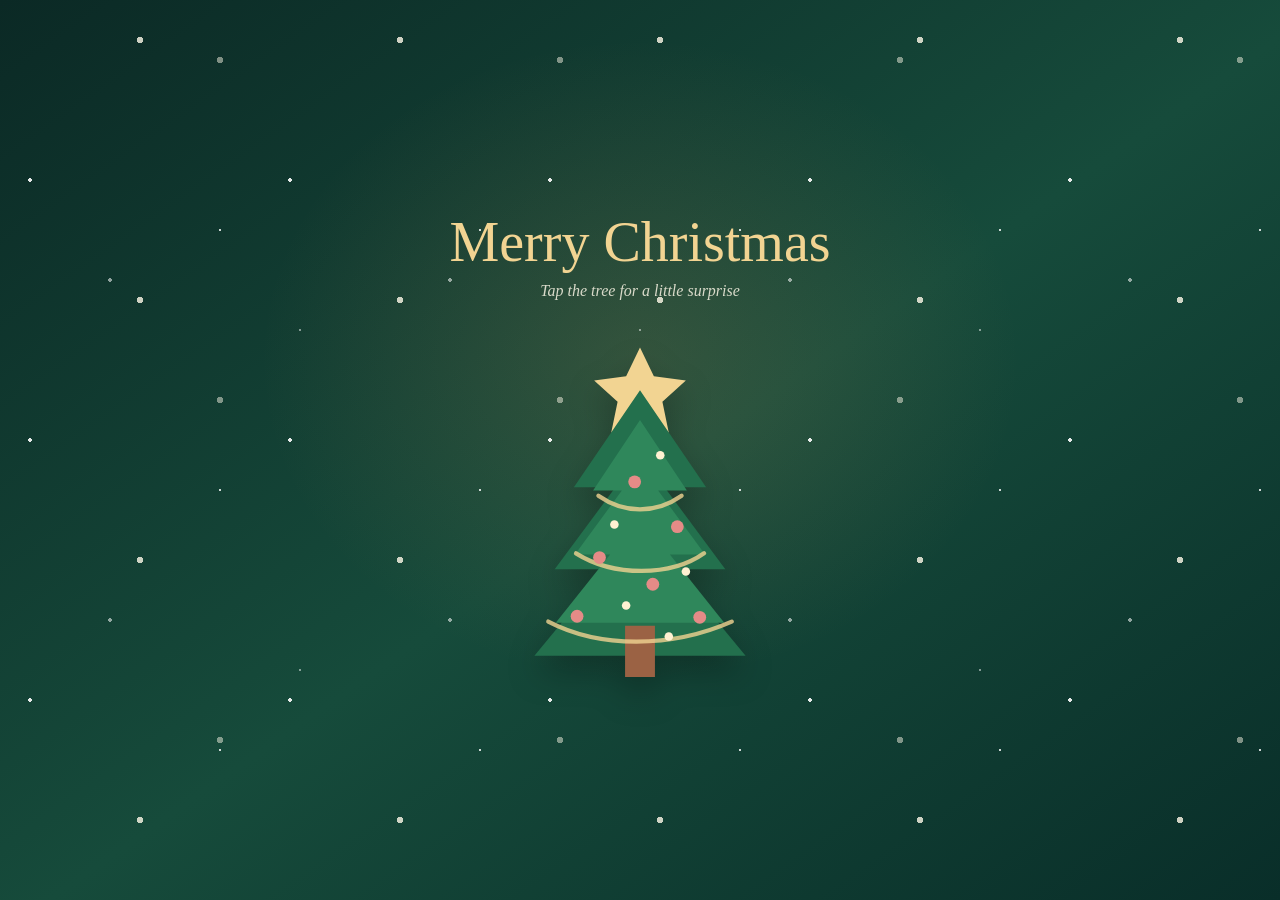
<file: index.html>
<!DOCTYPE html>
<html lang="en">
<head>
  <meta charset="UTF-8">
  <meta name="viewport" content="width=device-width, initial-scale=1.0">
  <title>Merry Christmas</title>
  <style>
    * {
      box-sizing: border-box;
    }

    body {
      display: grid;
      min-height: 100vh;
      min-height: 100svh;
      margin: 0;
      place-items: center;
      overflow: hidden;
      isolation: isolate;
      background:
        radial-gradient(ellipse at 50% 40%, rgba(196, 146, 83, 0.18), transparent 42%),
        linear-gradient(145deg, #0b2925, #164b3b 52%, #092e29);
      color: #fff9e9;
      font-family: Georgia, "Times New Roman", serif;
    }

    .snow {
      position: fixed;
      inset: 0;
      z-index: -1;
      overflow: hidden;
      pointer-events: none;
    }

    .snow::before,
    .snow::after {
      position: absolute;
      inset: -100% 0 0;
      background-image:
        radial-gradient(2px 2px at 30px 40px, rgba(255, 255, 255, 0.9) 98%, transparent),
        radial-gradient(3px 3px at 140px 160px, rgba(255, 249, 233, 0.8) 98%, transparent),
        radial-gradient(1.5px 1.5px at 220px 90px, rgba(255, 255, 255, 0.8) 98%, transparent);
      background-size: 260px 260px;
      content: "";
      animation: snowfall 16s linear infinite;
    }

    .snow::after {
      background-position: 80px 120px;
      background-size: 340px 340px;
      opacity: 0.6;
      animation-duration: 24s;
      animation-direction: reverse;
    }

    main {
      position: relative;
      text-align: center;
    }

    h1 {
      margin: 0 0 0.5rem;
      color: #f2d492;
      font-size: clamp(2rem, 7vw, 3.5rem);
      font-weight: 400;
    }

    p {
      margin: 0 0 1.5rem;
      color: rgba(255, 249, 233, 0.82);
      font-style: italic;
    }

    .tree-link {
      display: inline-block;
      width: min(72vw, 20rem);
      border-radius: 1rem;
      transition: transform 200ms ease, filter 200ms ease;
    }

    .tree-link:hover {
      transform: translateY(-5px) scale(1.03);
      filter: drop-shadow(0 0 1.5rem rgba(242, 212, 146, 0.35));
    }

    .tree-link:focus-visible {
      outline: 3px solid #f2d492;
      outline-offset: 8px;
    }

    .tree {
      display: block;
      width: 100%;
      height: auto;
      filter: drop-shadow(0 1rem 1rem rgba(0, 0, 0, 0.25));
    }

    .star {
      transform-box: fill-box;
      transform-origin: center;
      animation: twinkle 1.8s ease-in-out infinite alternate;
    }

    @keyframes twinkle {
      to {
        opacity: 0.65;
        transform: scale(0.85);
      }
    }

    @keyframes snowfall {
      to {
        transform: translateY(100%);
      }
    }

    @media (prefers-reduced-motion: reduce) {
      *,
      *::before,
      *::after {
        animation-duration: 0.01ms !important;
        animation-iteration-count: 1 !important;
        scroll-behavior: auto !important;
        transition-duration: 0.01ms !important;
      }
    }
  </style>
</head>
<body>
  <div class="snow" aria-hidden="true"></div>
  <main>
    <h1>Merry Christmas</h1>
    <p>Tap the tree for a little surprise</p>
    <a class="tree-link" href="ChristmasPage/Home.html" aria-label="Open the Christmas page">
      <svg class="tree" viewBox="0 0 300 340" role="img" aria-labelledby="tree-title">
        <title id="tree-title">A decorated Christmas tree</title>
        <path d="m150 22 13 27 30 4-22 20 6 29-27-15-27 15 6-29-22-20 30-4Z" fill="#f2d492" class="star"/>
        <path d="m150 62-62 91h39l-57 77h48l-67 81h198l-67-81h48l-57-77h39Z" fill="#23704d"/>
        <path d="m150 90-44 66h27l-44 60h33l-51 64h158l-51-64h33l-44-60h27Z" fill="#2f875b"/>
        <path d="M136 283h28v48h-28z" fill="#9b6244"/>
        <path d="M111 161c24 17 54 17 78 0m-99 54c35 22 89 22 120 0m-146 64c48 25 115 25 172 0" fill="none" stroke="#f2d492" stroke-linecap="round" stroke-width="4" opacity=".8"/>
        <g fill="#e58b87">
          <circle cx="145" cy="148" r="6"/><circle cx="185" cy="190" r="6"/><circle cx="112" cy="219" r="6"/>
          <circle cx="162" cy="244" r="6"/><circle cx="91" cy="274" r="6"/><circle cx="206" cy="275" r="6"/>
        </g>
        <g fill="#fff1d2">
          <circle cx="169" cy="123" r="4"/><circle cx="126" cy="188" r="4"/><circle cx="193" cy="232" r="4"/>
          <circle cx="137" cy="264" r="4"/><circle cx="177" cy="293" r="4"/>
        </g>
      </svg>
    </a>
  </main>
</body>
</html>
</file>
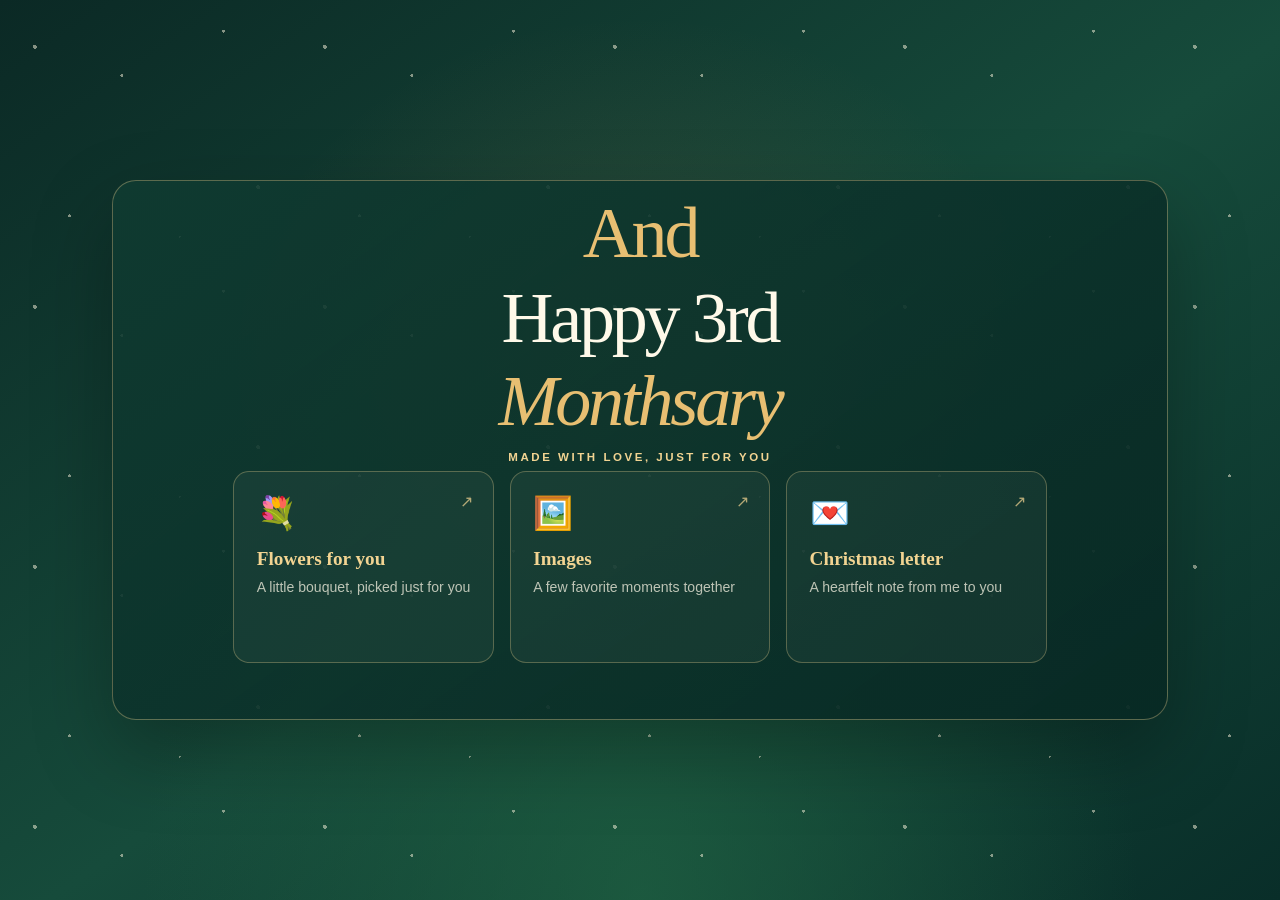
<file: ChristmasPage/Continue.html>
<!DOCTYPE html>
<html lang="en">
<head>
  <meta charset="UTF-8">
  <meta name="viewport" content="width=device-width, initial-scale=1.0">
  <meta name="theme-color" content="#103b31">
  <title>A Christmas Surprise</title>
  <link rel="stylesheet" href="../ChristmasCss/Continue.css">
</head>
<body>
  <main class="page">
    <div class="snow" aria-hidden="true"></div>
    <section class="choices" aria-labelledby="greeting-title" style="display: flex; flex-direction: column; align-items: center; gap: 0.5rem; margin: 0 auto; padding-top: 1rem;">
      <h2 id="greeting-title" style="margin: 0; line-height: 1;"> <span>And</span></h2>
      <h1 id="greeting-title-2" style="margin: 0; line-height: 1.15; text-align: center;">Happy 3rd <span>Monthsary</span></h1>
      <p class="dedication" style="margin: 0; text-align: center;">Made with love, just for you</p>
      <nav class="choice-list" aria-label="Christmas surprises">
        <a class="choice-card" href="Flowers4u.html">
          <span class="choice-icon" aria-hidden="true">💐</span>
          <span class="choice-title">Flowers for you</span>
          <span class="choice-description">A little bouquet, picked just for you</span>
          <span class="choice-arrow" aria-hidden="true">↗</span>
        </a>
        <a class="choice-card" href="Images.html">
          <span class="choice-icon" aria-hidden="true">🖼️</span>
          <span class="choice-title">Images</span>
          <span class="choice-description">A few favorite moments together</span>
          <span class="choice-arrow" aria-hidden="true">↗</span>
        </a>
        <a class="choice-card" href="ChristmasLetter.html">
          <span class="choice-icon" aria-hidden="true">💌</span>
          <span class="choice-title">Christmas letter</span>
          <span class="choice-description">A heartfelt note from me to you</span>
          <span class="choice-arrow" aria-hidden="true">↗</span>
        </a>
      </nav>
    </section>
  </main>
</body>
</html>
</file>
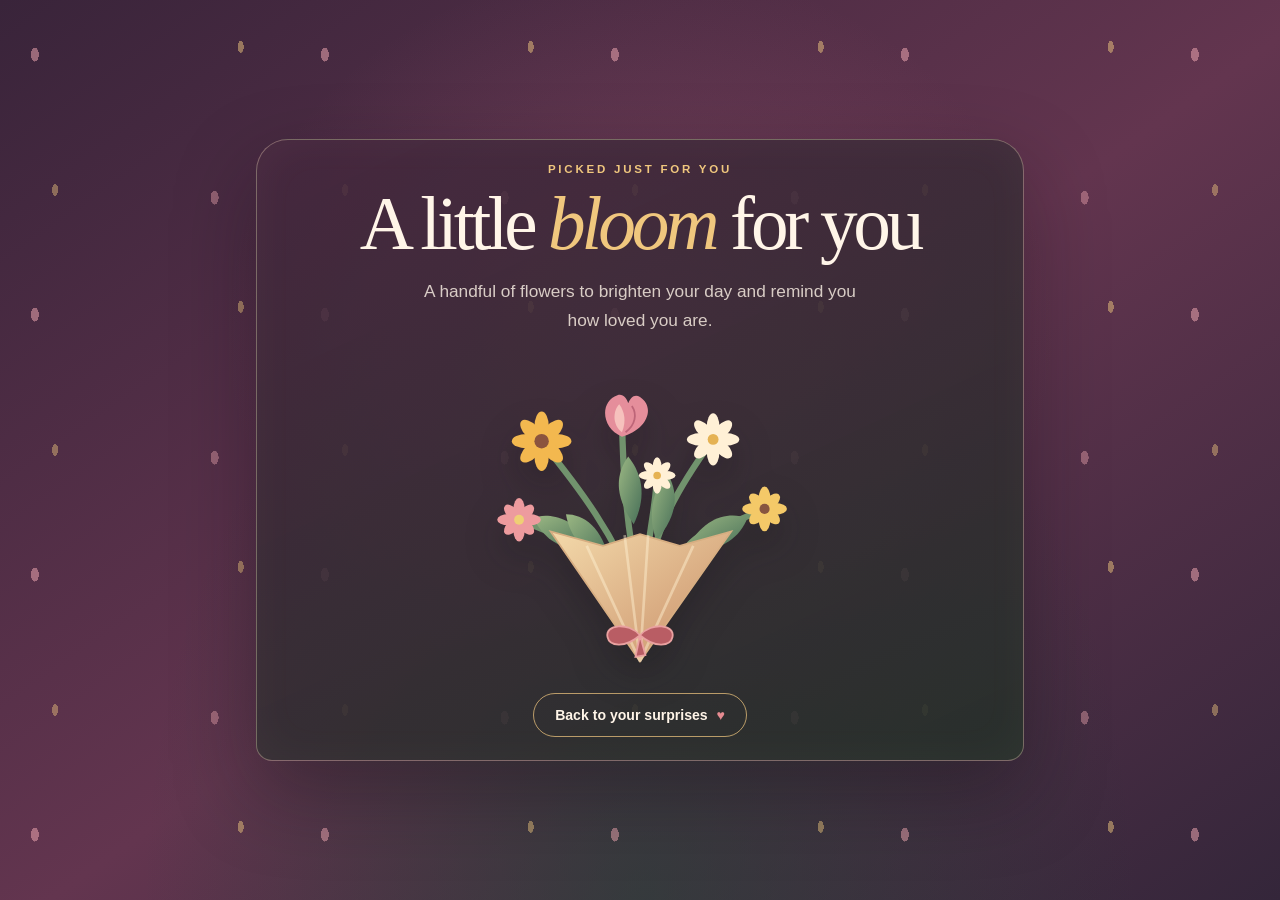
<file: ChristmasPage/Flowers4u.html>
<!DOCTYPE html>
<html lang="en">
<head>
  <meta charset="UTF-8">
  <meta name="viewport" content="width=device-width, initial-scale=1.0">
  <meta name="theme-color" content="#4a263d">
  <title>A Little Bloom for You</title>
  <link rel="stylesheet" href="../ChristmasCss/Flowers4u.css">
</head>
<body>
  <main class="page">
    <div class="petals" aria-hidden="true"></div>
    <section class="flower-card" aria-labelledby="flower-title">
      <p class="dedication">Picked just for you</p>
      <h1 id="flower-title">A little <span>bloom</span> for you</h1>
      <p class="message">A handful of flowers to brighten your day and remind you how loved you are.</p>

      <svg class="bouquet" viewBox="0 0 420 390" role="img" aria-labelledby="bouquet-title">
        <title id="bouquet-title">A hand-drawn bouquet of colorful flowers wrapped with a ribbon</title>
        <defs>
          <linearGradient id="paper" x1="0" y1="0" x2="1" y2="1">
            <stop offset="0" stop-color="#f3d9aa"/>
            <stop offset="1" stop-color="#c88e68"/>
          </linearGradient>
          <linearGradient id="leaf" x1="0" y1="0" x2="1" y2="1">
            <stop offset="0" stop-color="#9bb783"/>
            <stop offset="1" stop-color="#476f58"/>
          </linearGradient>
        </defs>

        <g class="stems" fill="none" stroke="#71936d" stroke-linecap="round" stroke-width="7">
          <path d="M207 282C183 217 143 163 101 112"/>
          <path d="M211 284C195 208 191 151 190 82"/>
          <path d="M216 282C222 210 257 156 291 109"/>
          <path d="M211 283C168 229 125 219 76 198"/>
          <path d="M219 283C252 222 299 208 348 186"/>
          <path d="M214 285C216 225 226 198 229 150"/>
        </g>

        <g class="leaves" fill="url(#leaf)">
          <path d="M161 226c-32-37-58-34-69-30 13 27 38 41 69 30Z"/>
          <path d="M176 245c-7-39-29-53-48-53 4 25 21 45 48 53Z"/>
          <path d="M261 231c20-37 47-42 68-35-9 24-34 40-68 35Z"/>
          <path d="M246 251c14-37 38-47 57-43-8 25-27 41-57 43Z"/>
          <path d="M203 203c-23-33-19-57-6-75 18 23 19 48 6 75Z"/>
          <path d="M228 221c26-30 24-55 12-75-18 22-21 49-12 75Z"/>
        </g>

        <g class="blooms">
          <g transform="translate(101 111)">
            <g fill="#f3b84f">
              <ellipse cy="-16" rx="8" ry="17"/><ellipse cy="16" rx="8" ry="17"/>
              <ellipse cx="-16" rx="17" ry="8"/><ellipse cx="16" rx="17" ry="8"/>
              <ellipse cx="-11" cy="-11" rx="8" ry="16" transform="rotate(-45 -11 -11)"/>
              <ellipse cx="11" cy="-11" rx="8" ry="16" transform="rotate(45 11 -11)"/>
              <ellipse cx="-11" cy="11" rx="8" ry="16" transform="rotate(45 -11 11)"/>
              <ellipse cx="11" cy="11" rx="8" ry="16" transform="rotate(-45 11 11)"/>
            </g>
            <circle r="8" fill="#8b543e"/>
          </g>
          <g transform="translate(190 81)">
            <path d="M0 25c-24-10-24-40-5-46 6-2 10 3 12 9 2-6 7-11 13-7 18 12 7 37-20 44Z" fill="#e58e9b"/>
            <path d="M0 20c-11-8-10-24-3-31 6 8 8 19 3 31Z" fill="#f6c1bd"/>
            <path d="M4 20c11-8 13-20 7-29" fill="none" stroke="#bd6578" stroke-width="2"/>
          </g>
          <g transform="translate(291 109)">
            <g fill="#fff0d6">
              <ellipse cy="-14" rx="7" ry="15"/><ellipse cy="14" rx="7" ry="15"/>
              <ellipse cx="-14" rx="15" ry="7"/><ellipse cx="14" rx="15" ry="7"/>
              <ellipse cx="-10" cy="-10" rx="7" ry="14" transform="rotate(-45 -10 -10)"/>
              <ellipse cx="10" cy="-10" rx="7" ry="14" transform="rotate(45 10 -10)"/>
              <ellipse cx="-10" cy="10" rx="7" ry="14" transform="rotate(45 -10 10)"/>
              <ellipse cx="10" cy="10" rx="7" ry="14" transform="rotate(-45 10 10)"/>
            </g>
            <circle r="6" fill="#e5b253"/>
          </g>
          <g transform="translate(76 198) scale(.78)">
            <g fill="#ed9b9e">
              <ellipse cy="-15" rx="8" ry="16"/><ellipse cy="15" rx="8" ry="16"/>
              <ellipse cx="-15" rx="16" ry="8"/><ellipse cx="15" rx="16" ry="8"/>
              <ellipse cx="-10" cy="-10" rx="8" ry="14" transform="rotate(-45 -10 -10)"/>
              <ellipse cx="10" cy="-10" rx="8" ry="14" transform="rotate(45 10 -10)"/>
              <ellipse cx="-10" cy="10" rx="8" ry="14" transform="rotate(45 -10 10)"/>
              <ellipse cx="10" cy="10" rx="8" ry="14" transform="rotate(-45 10 10)"/>
            </g>
            <circle r="7" fill="#efcf75"/>
          </g>
          <g transform="translate(348 186) scale(.8)">
            <g fill="#f4c968">
              <ellipse cy="-15" rx="8" ry="16"/><ellipse cy="15" rx="8" ry="16"/>
              <ellipse cx="-15" rx="16" ry="8"/><ellipse cx="15" rx="16" ry="8"/>
              <ellipse cx="-10" cy="-10" rx="8" ry="14" transform="rotate(-45 -10 -10)"/>
              <ellipse cx="10" cy="-10" rx="8" ry="14" transform="rotate(45 10 -10)"/>
              <ellipse cx="-10" cy="10" rx="8" ry="14" transform="rotate(45 -10 10)"/>
              <ellipse cx="10" cy="10" rx="8" ry="14" transform="rotate(-45 10 10)"/>
            </g>
            <circle r="7" fill="#875540"/>
          </g>
          <g transform="translate(229 149) scale(.7)">
            <g fill="#fff0d6">
              <ellipse cy="-14" rx="7" ry="15"/><ellipse cy="14" rx="7" ry="15"/>
              <ellipse cx="-14" rx="15" ry="7"/><ellipse cx="14" rx="15" ry="7"/>
              <ellipse cx="-10" cy="-10" rx="7" ry="14" transform="rotate(-45 -10 -10)"/>
              <ellipse cx="10" cy="-10" rx="7" ry="14" transform="rotate(45 10 -10)"/>
              <ellipse cx="-10" cy="10" rx="7" ry="14" transform="rotate(45 -10 10)"/>
              <ellipse cx="10" cy="10" rx="7" ry="14" transform="rotate(-45 10 10)"/>
            </g>
            <circle r="6" fill="#e5b253"/>
          </g>
        </g>

        <path class="wrap" d="M111 211 210 355l101-144-57 16-44-13-41 13-58-16Z" fill="url(#paper)" stroke="#d7ae82" stroke-width="2"/>
        <path d="m151 227 59 128-17-140m76 12-59 128 9-140" fill="none" stroke="#fff1d2" stroke-opacity=".45" stroke-width="3"/>
        <path class="ribbon" d="M210 326c-13-15-39-12-36 2 2 10 19 13 36-2 17 15 34 12 36 2 3-14-23-17-36-2Zm0 0-5 24 11-2-6-22Z" fill="#b95d64" stroke="#e9a1a0" stroke-width="2"/>
      </svg>

      <a class="back-link" href="Continue.html">Back to your surprises <span aria-hidden="true">♥</span></a>
    </section>
  </main>
</body>
</html>
</file>
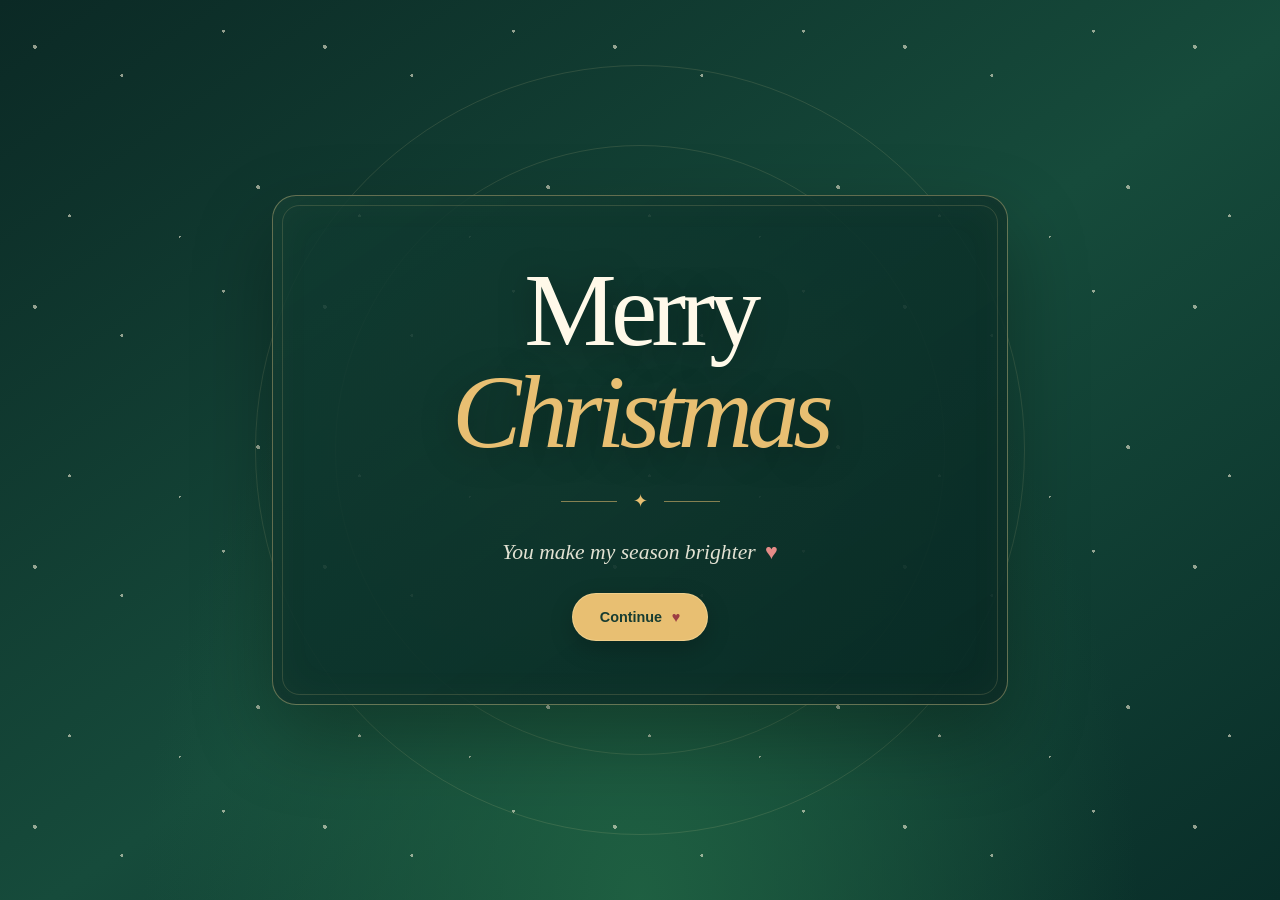
<file: ChristmasPage/Home.html>
<!DOCTYPE html>
<html lang="en">
<head>
  <meta charset="UTF-8">
  <meta name="viewport" content="width=device-width, initial-scale=1.0">
  <meta name="theme-color" content="#103b31">
  <title>Merry Christmas</title>
  <link rel="stylesheet" href="../ChristmasCss/Home.css">
</head>
<body>
  <main class="page">
    <div class="snow" aria-hidden="true"></div>
    <section class="greeting" aria-labelledby="greeting-title">
      <h1 id="greeting-title">Merry <span>Christmas</span></h1>
      <div class="ornament" aria-hidden="true">✦</div>
      <p class="love-note">You make my season brighter <span aria-hidden="true">♥</span></p>
      <a class="continue-link" href="Continue.html">Continue <span aria-hidden="true">♥</span></a>

    </section>
  </main>
</body>
</html>
</file>
<file: ChristmasCss/Continue.css>
* {
  box-sizing: border-box;
}

:root {
  color-scheme: dark;
  font-family: Georgia, "Times New Roman", serif;
  color: #fff9e9;
  background: #103b31;
}

body {
  min-height: 100vh;
  min-height: 100svh;
  margin: 0;
  background:
    radial-gradient(ellipse at 50% 40%, rgba(195, 131, 76, 0.16), transparent 45%),
    radial-gradient(ellipse at 50% 100%, rgba(32, 99, 67, 0.72), transparent 55%),
    linear-gradient(145deg, #0b2925 0%, #164b3b 52%, #092e29 100%);
}

.page {
  position: relative;
  display: grid;
  min-height: 100vh;
  min-height: 100svh;
  place-items: center;
  isolation: isolate;
  padding: clamp(1rem, 4vw, 2.5rem);
}

.snow {
  position: fixed;
  inset: 0;
  z-index: -1;
  pointer-events: none;
  background-image:
    radial-gradient(2px 2px at 12% 18%, #fff8df 99%, transparent),
    radial-gradient(1.5px 1.5px at 77% 12%, #fff8df 99%, transparent),
    radial-gradient(2px 2px at 89% 72%, #fff8df 99%, transparent),
    radial-gradient(1.5px 1.5px at 24% 83%, #fff8df 99%, transparent),
    radial-gradient(1px 1px at 62% 91%, #fff8df 99%, transparent),
    radial-gradient(1.5px 1.5px at 42% 29%, #fff8df 99%, transparent);
  background-size: 290px 260px;
  opacity: 0.5;
}

.choices {
  width: min(100%, 66rem);
  padding: clamp(1.5rem, 5vw, 3.5rem);
  border: 1px solid rgba(242, 212, 146, 0.35);
  border-radius: 1.5rem;
  background: linear-gradient(145deg, rgba(16, 59, 49, 0.88), rgba(8, 41, 36, 0.95));
  box-shadow: 0 2rem 5rem rgba(0, 0, 0, 0.28);
  text-align: center;
  animation: arrive 700ms ease-out both;
}

.dedication {
  margin: 0 0 1rem;
  color: #f2d492;
  font-family: Arial, sans-serif;
  font-size: 0.72rem;
  font-weight: 600;
  letter-spacing: 0.22em;
  text-transform: uppercase;
}

h1 {
  margin: 0;
  color: #fff9e9;
  font-size: clamp(2.2rem, 6vw, 4.5rem);
  font-weight: 400;
  letter-spacing: -0.045em;
  line-height: 1.05;
}

h1 span {
  display: block;
  color: #e8bf72;
  font-style: italic;
}

h2 {
  margin: 0;
  color: #fff9e9;
  font-size: clamp(2.2rem, 6vw, 4.5rem);
  font-weight: 400;
  letter-spacing: -0.045em;
  line-height: 1.05;
}

h2 span {
  display: block;
  color: #e8bf72;
}

.love-note {
  margin: 1rem 0 clamp(1.5rem, 4vw, 2.5rem);
  color: rgba(255, 249, 233, 0.82);
  font-size: clamp(1rem, 2.4vw, 1.2rem);
  font-style: italic;
}

.love-note span {
  color: #e58b87;
}

.choice-list {
  display: grid;
  grid-template-columns: repeat(3, minmax(0, 1fr));
  gap: 1rem;
  text-align: left;
}

.choice-card {
  position: relative;
  display: flex;
  min-height: 12rem;
  flex-direction: column;
  align-items: flex-start;
  padding: 1.4rem;
  overflow: hidden;
  border: 1px solid rgba(242, 212, 146, 0.3);
  border-radius: 1rem;
  background: rgba(255, 249, 233, 0.045);
  color: #fff9e9;
  text-decoration: none;
  transition: transform 180ms ease, border-color 180ms ease, background-color 180ms ease;
}

.choice-card:hover {
  transform: translateY(-4px);
  border-color: rgba(242, 212, 146, 0.8);
  background: rgba(255, 249, 233, 0.09);
}

.choice-card:focus-visible {
  outline: 3px solid #f2d492;
  outline-offset: 4px;
}

.choice-icon {
  margin-bottom: 1rem;
  font-size: 2rem;
}

.choice-title {
  color: #f2d492;
  font-size: 1.2rem;
  font-weight: 700;
}

.choice-description {
  margin-top: 0.45rem;
  color: rgba(255, 249, 233, 0.72);
  font-family: Arial, sans-serif;
  font-size: 0.88rem;
  line-height: 1.5;
}

.choice-arrow {
  position: absolute;
  top: 1.25rem;
  right: 1.25rem;
  color: rgba(242, 212, 146, 0.72);
}

@keyframes arrive {
  from {
    opacity: 0;
    transform: translateY(12px);
  }
  to {
    opacity: 1;
    transform: translateY(0);
  }
}

@media (max-width: 640px) {
  .choice-list {
    grid-template-columns: 1fr;
  }

  .choice-card {
    min-height: auto;
    display: grid;
    grid-template-columns: 2.5rem 1fr auto;
    align-items: center;
    column-gap: 0.9rem;
    padding: 1rem;
  }

  .choice-icon {
    grid-row: span 2;
    margin: 0;
  }

  .choice-title,
  .choice-description {
    grid-column: 2;
  }

  .choice-title {
    font-size: 1.05rem;
  }

  .choice-description {
    margin-top: 0.2rem;
    font-size: 0.8rem;
  }

  .choice-arrow {
    position: static;
    grid-column: 3;
    grid-row: 1 / span 2;
  }
}

@media (prefers-reduced-motion: reduce) {
  *,
  *::before,
  *::after {
    animation-duration: 0.01ms !important;
    animation-iteration-count: 1 !important;
    scroll-behavior: auto !important;
    transition-duration: 0.01ms !important;
  }
}
</file>
<file: ChristmasCss/Flowers4u.css>
* {
  box-sizing: border-box;
}

:root {
  color-scheme: dark;
  font-family: Georgia, "Times New Roman", serif;
  color: #fff5e8;
  background: #48263e;
}

body {
  height: 100vh;
  height: 100svh;
  margin: 0;
  overflow: hidden;
  background:
    radial-gradient(ellipse at 50% 37%, rgba(201, 111, 139, 0.25), transparent 46%),
    radial-gradient(ellipse at 50% 100%, rgba(30, 70, 52, 0.5), transparent 55%),
    linear-gradient(145deg, #39243a 0%, #63354f 52%, #34263a 100%);
}

.page {
  position: relative;
  display: grid;
  height: 100vh;
  height: 100svh;
  place-items: center;
  isolation: isolate;
  padding: clamp(0.5rem, 2vh, 1.5rem) clamp(0.75rem, 4vw, 2.5rem);
}

.petals {
  position: fixed;
  inset: 0;
  z-index: -1;
  pointer-events: none;
  background-image:
    radial-gradient(4px 7px at 12% 21%, rgba(242, 170, 179, 0.8) 98%, transparent),
    radial-gradient(3px 6px at 83% 18%, rgba(243, 204, 129, 0.75) 98%, transparent),
    radial-gradient(4px 7px at 74% 76%, rgba(242, 170, 179, 0.65) 98%, transparent),
    radial-gradient(3px 6px at 19% 73%, rgba(243, 204, 129, 0.65) 98%, transparent);
  background-size: 290px 260px;
  opacity: 0.65;
}

.flower-card {
  width: min(100%, 48rem);
  padding: clamp(0.75rem, 2.5vh, 2rem) clamp(1.25rem, 6vw, 4rem);
  overflow: hidden;
  border: 1px solid rgba(255, 227, 195, 0.34);
  border-radius: 2rem 2rem 1rem 1rem;
  background: linear-gradient(155deg, rgba(69, 39, 62, 0.88), rgba(38, 48, 42, 0.9));
  box-shadow: 0 2rem 5rem rgba(18, 12, 21, 0.34), inset 0 0 3rem rgba(255, 237, 199, 0.035);
  text-align: center;
  animation: arrive 800ms ease-out both;
}

.dedication {
  margin: 0 0 0.7rem;
  color: #f0c77e;
  font-family: Arial, sans-serif;
  font-size: 0.72rem;
  font-weight: 600;
  letter-spacing: 0.24em;
  text-transform: uppercase;
}

h1 {
  margin: 0;
  color: #fff5e8;
  font-size: clamp(2.4rem, 8vw, 4.7rem);
  font-weight: 400;
  letter-spacing: -0.055em;
  line-height: 1;
}

h1 span {
  color: #f0c77e;
  font-style: italic;
}

.message {
  max-width: 29rem;
  margin: 1rem auto 0;
  color: rgba(255, 245, 232, 0.8);
  font-family: Arial, sans-serif;
  font-size: clamp(0.95rem, 2.5vw, 1.08rem);
  line-height: 1.7;
}

.bouquet {
  display: block;
  width: min(100%, 25rem);
  height: min(40svh, 22rem);
  margin: 0.35rem auto 0;
  overflow: visible;
  filter: drop-shadow(0 1.2rem 1.1rem rgba(16, 16, 18, 0.25));
  animation: sway 5s ease-in-out infinite;
  transform-origin: 50% 88%;
}

.back-link {
  display: inline-flex;
  min-height: 2.75rem;
  align-items: center;
  gap: 0.55rem;
  padding: 0.7rem 1.3rem;
  border: 1px solid rgba(240, 199, 126, 0.72);
  border-radius: 999px;
  color: #fff5e8;
  font-family: Arial, sans-serif;
  font-size: 0.88rem;
  font-weight: 600;
  text-decoration: none;
  transition: background-color 180ms ease, color 180ms ease, transform 180ms ease;
}

.back-link span {
  color: #e58b91;
}

.back-link:hover {
  transform: translateY(-2px);
  background: #f0c77e;
  color: #39243a;
}

.back-link:focus-visible {
  outline: 3px solid #fff5e8;
  outline-offset: 4px;
}

@keyframes arrive {
  from {
    opacity: 0;
    transform: translateY(12px);
  }
  to {
    opacity: 1;
    transform: translateY(0);
  }
}

@keyframes sway {
  0%, 100% {
    transform: rotate(-1deg);
  }
  50% {
    transform: rotate(1deg);
  }
}

@media (max-width: 520px) {
  .flower-card {
    padding: clamp(0.75rem, 2.5vh, 1.5rem) 1rem;
    border-radius: 1.4rem;
  }

  .bouquet {
    width: min(100%, 21rem);
    height: min(38svh, 19rem);
    margin: 0.25rem auto 0;
  }
}

@media (prefers-reduced-motion: reduce) {
  *,
  *::before,
  *::after {
    animation-duration: 0.01ms !important;
    animation-iteration-count: 1 !important;
    scroll-behavior: auto !important;
    transition-duration: 0.01ms !important;
  }
}
</file>
<file: ChristmasCss/Home.css>
:root {
  color-scheme: dark;
  font-family: Georgia, "Times New Roman", serif;
  background: #103b31;
  color: #fff9e9;
}

.continue-link {
  display: inline-flex;
  min-height: 3rem;
  align-items: center;
  justify-content: center;
  gap: 0.6rem;
  padding: 0.8rem 1.7rem;
  border: 1px solid rgba(242, 212, 146, 0.8);
  border-radius: 999px;
  background: #e8bf72;
  box-shadow: 0 0.5rem 1.5rem rgba(0, 0, 0, 0.2);
  color: #173c31;
  font-family: Arial, sans-serif;
  font-size: 0.9rem;
  font-weight: 700;
  text-decoration: none;
  transition: background-color 180ms ease, transform 180ms ease, box-shadow 180ms ease;
}

.continue-link span {
  color: #9c3d43;
}

.continue-link:hover {
  transform: translateY(-2px);
  background: #f2d492;
  box-shadow: 0 0.75rem 1.75rem rgba(0, 0, 0, 0.28);
}

.continue-link:focus-visible {
  outline: 3px solid #fff9e9;
  outline-offset: 4px;
}

.dedication {
  margin: 0 0 clamp(0.75rem, 3vh, 1.5rem);
  color: #f2d492;
  font-family: Arial, sans-serif;
  font-size: 0.75rem;
  font-weight: 600;
  letter-spacing: 0.2em;
  text-transform: uppercase;
}

.love-note {
  margin: 0 0 clamp(1rem, 4vh, 1.75rem);
  color: rgba(255, 249, 233, 0.88);
  font-size: clamp(1.05rem, 3vw, 1.35rem);
  font-style: italic;
}

.love-note span {
  display: inline-block;
  margin-left: 0.25rem;
  color: #e58b87;
  font-style: normal;
}


* {
  box-sizing: border-box;
}

body {
  height: 100vh;
  height: 100svh;
  margin: 0;
  overflow: hidden;
  background:
    radial-gradient(ellipse at 50% 50%, rgba(195, 131, 76, 0.14), transparent 42%),
    radial-gradient(ellipse at 50% 100%, rgba(32, 99, 67, 0.9), transparent 55%),
    linear-gradient(145deg, #0b2925 0%, #164b3b 52%, #092e29 100%);
}

.page {
  position: relative;
  display: grid;
  height: 100vh;
  height: 100svh;
  place-items: center;
  isolation: isolate;
  padding: 1rem;
}

.page::before,
.page::after {
  position: absolute;
  z-index: -1;
  width: 28rem;
  height: 28rem;
  border: 1px solid rgba(255, 227, 163, 0.12);
  border-radius: 50%;
  content: "";
}

.page::before {
  width: 38rem;
  height: 38rem;
}

.page::after {
  width: 48rem;
  height: 48rem;
}

.snow {
  position: absolute;
  inset: 0;
  z-index: -1;
  pointer-events: none;
  background-image:
    radial-gradient(2px 2px at 12% 18%, #fff8df 99%, transparent),
    radial-gradient(1.5px 1.5px at 77% 12%, #fff8df 99%, transparent),
    radial-gradient(2px 2px at 89% 72%, #fff8df 99%, transparent),
    radial-gradient(1.5px 1.5px at 24% 83%, #fff8df 99%, transparent),
    radial-gradient(1px 1px at 62% 91%, #fff8df 99%, transparent),
    radial-gradient(1.5px 1.5px at 42% 29%, #fff8df 99%, transparent);
  background-size: 290px 260px;
  opacity: 0.55;
}

.greeting {
  position: relative;
  width: min(100%, 46rem);
  padding: clamp(1.25rem, 7vh, 5.5rem) clamp(1.25rem, 6vw, 4rem);
  overflow: hidden;
  border: 1px solid rgba(242, 212, 146, 0.38);
  border-radius: 1.5rem;
  background: linear-gradient(145deg, rgba(16, 59, 49, 0.86), rgba(8, 41, 36, 0.94));
  box-shadow:
    0 2rem 5rem rgba(0, 0, 0, 0.3),
    inset 0 0 3rem rgba(232, 191, 114, 0.045);
  text-align: center;
  animation: arrive 900ms ease-out both;
}

.greeting::before {
  position: absolute;
  inset: 0.55rem;
  border: 1px solid rgba(242, 212, 146, 0.16);
  border-radius: 1.1rem;
  content: "";
  pointer-events: none;
}

.eyebrow {
  margin: 0 0 1.25rem;
  color: #f2d492;
  font-family: Arial, sans-serif;
  font-size: 0.75rem;
  font-weight: 600;
  letter-spacing: 0.34em;
  text-transform: uppercase;
}

h1 {
  margin: 0;
  color: #fff9e9;
  font-size: clamp(2.5rem, 10vw, 6.5rem);
  font-weight: 400;
  letter-spacing: -0.055em;
  line-height: 0.98;
  text-shadow: 0 5px 35px rgba(0, 0, 0, 0.35);
}

h1 span {
  display: block;
  color: #e8bf72;
  font-style: italic;
}

.ornament {
  display: flex;
  align-items: center;
  justify-content: center;
  gap: 1rem;
  margin: clamp(0.75rem, 4vh, 1.75rem) 0;
  color: #e8bf72;
  font-size: 1.1rem;
}

.ornament::before,
.ornament::after {
  width: 3.5rem;
  height: 1px;
  background: rgba(232, 191, 114, 0.55);
  content: "";
}

.message {
  max-width: 28rem;
  margin: 0 auto;
  color: rgba(255, 249, 233, 0.82);
  font-family: Arial, sans-serif;
  font-size: clamp(0.95rem, 2.5vw, 1.1rem);
  line-height: 1.8;
}

@keyframes arrive {
  from {
    opacity: 0;
    transform: translateY(14px);
  }
  to {
    opacity: 1;
    transform: translateY(0);
  }
}

@media (prefers-reduced-motion: reduce) {
  *,
  *::before,
  *::after {
    animation-duration: 0.01ms !important;
    animation-iteration-count: 1 !important;
    scroll-behavior: auto !important;
  }

  .continue-link {
    transition: none;
  }
}
</file>
